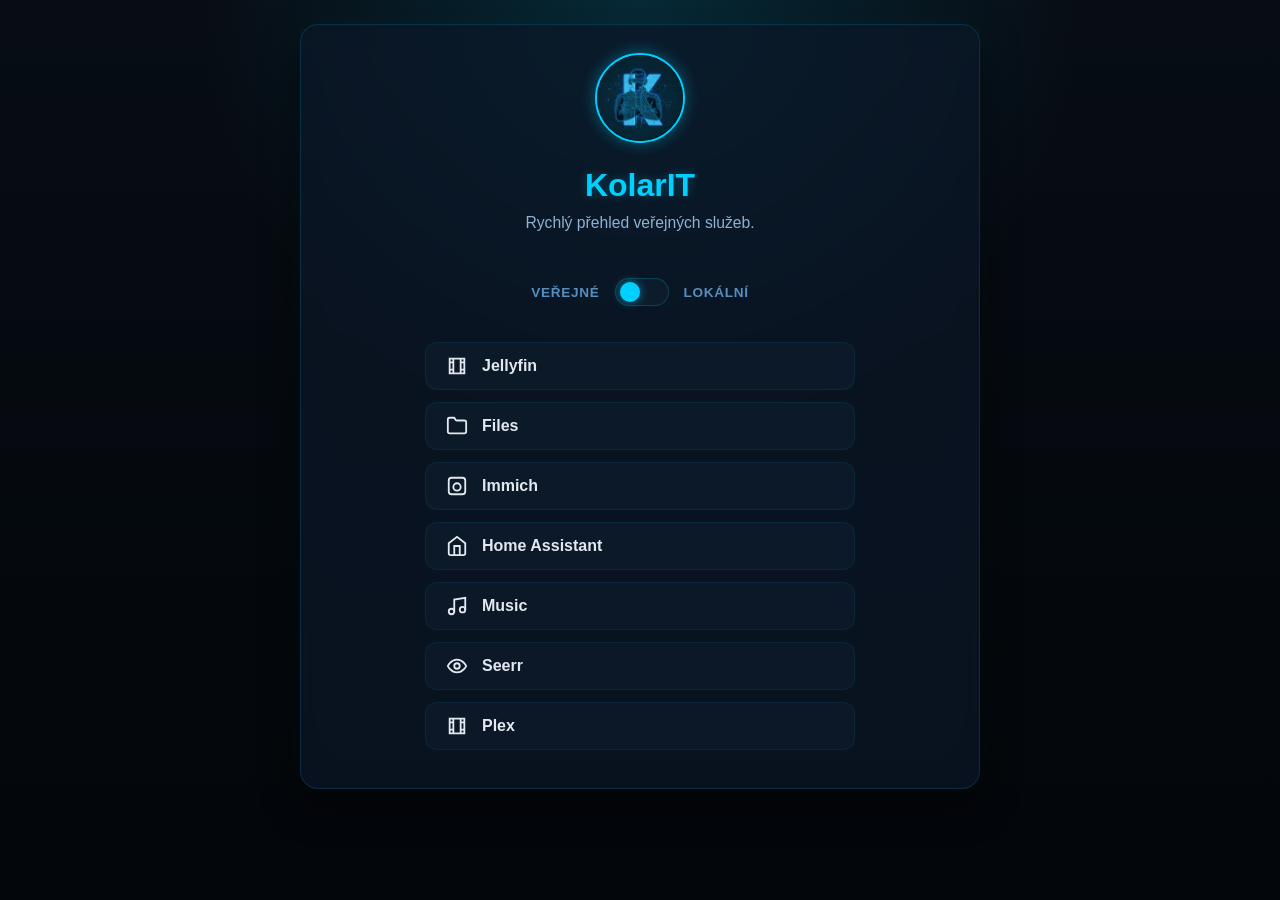
<file: working_files/index.html>
<!DOCTYPE html>
<html lang="cs">
<head>
    <meta charset="UTF-8">
    <meta name="viewport" content="width=device-width, initial-scale=1.0">
    <title>KolarIT Dashboard</title>
    <link rel="icon" type="image/jpeg" href="logo.png">
    <meta name="theme-color" content="#070d14">
    <link rel="stylesheet" href="style.css">
</head>
<body>
    <div class="container">
        <div class="dashboard">
            <div class="logo-container">
                <img src="logo.png" alt="KolarIT Logo" class="logo">
            </div>
            
            <div class="hero">
                <h1>KolarIT</h1>
                <p id="desc-text">Rychlý přehled veřejných služeb.</p>
                
                <div class="toggle-container">
                    <span class="toggle-label">Veřejné</span>
                    <label class="switch">
                        <input type="checkbox" id="serviceToggle">
                        <span class="slider"></span>
                    </label>
                    <span class="toggle-label">Lokální</span>
                </div>
            </div>

            <div id="public-services" class="services-wrapper active">
                <div class="inner-content">
                    <ul>
                        <li>
                            <a href="http://jellyfin.kolarit.online/" target="_blank" rel="noopener noreferrer">
                                <svg viewBox="0 0 24 24"><path d="M4 4h16v16H4zM8 4v16M16 4v16M4 8h4M4 16h4M16 8h4M16 16h4"/></svg>
                                Jellyfin
                            </a>
                        </li>
                        <li>
                            <a href="http://files.kolarit.online/" target="_blank" rel="noopener noreferrer">
                                <svg viewBox="0 0 24 24"><path d="M4 20h16a2 2 0 0 0 2-2V8a2 2 0 0 0-2-2h-7.93a2 2 0 0 1-1.66-.9l-.82-1.2A2 2 0 0 0 8.93 3H4a2 2 0 0 0-2 2v13c0 1.1.9 2 2 2Z"/></svg>
                                Files
                            </a>
                        </li>
                        <li>
                            <a href="https://immich.kolarit.online/" target="_blank" rel="noopener noreferrer">
                                <svg viewBox="0 0 24 24"><path d="M15 8h.01M3 6a3 3 0 0 1 3-3h12a3 3 0 0 1 3 3v12a3 3 0 0 1-3 3H6a3 3 0 0 1-3-3V6z"/><circle cx="12" cy="13" r="4"/></svg>
                                Immich
                            </a>
                        </li>
                        <li>
                            <a href="https://ha.kolarit.online/" target="_blank" rel="noopener noreferrer">
                                <svg viewBox="0 0 24 24"><path d="M3 9l9-7 9 7v11a2 2 0 0 1-2 2H5a2 2 0 0 1-2-2z"/><path d="M9 22V12h6v10"/></svg>
                                Home Assistant
                            </a>
                        </li>
                        <li>
                            <a href="https://music.kolarit.online/" target="_blank" rel="noopener noreferrer">
                                <svg viewBox="0 0 24 24"><path d="M9 18V5l12-2v13"/><circle cx="6" cy="18" r="3"/><circle cx="18" cy="16" r="3"/></svg>
                                Music
                            </a>
                        </li>
                        <li>
                            <a href="https://jellyseerr.kolarit.online/" target="_blank" rel="noopener noreferrer">
                                <svg viewBox="0 0 24 24"><path d="M2 12s3-7 10-7 10 7 10 7-3 7-10 7-10-7-10-7Z"/><circle cx="12" cy="12" r="3"/></svg>
                                Seerr
                            </a>
                        </li>
                        <li>
                            <a href="https://app.plex.tv/" target="_blank" rel="noopener noreferrer">
                                <svg viewBox="0 0 24 24"><path d="M4 4h16v16H4zM8 4v16M16 4v16M4 8h4M4 16h4M16 8h4M16 16h4"/></svg>
                                Plex
                            </a>
                        </li>
                    </ul>
                </div>
            </div>

            <div id="local-services" class="services-wrapper">
                <div class="inner-content">
                    <div class="section-block">
                        <h3>Servers</h3>
                        <ul>
                            <li><a href="http://192.168.0.18/" target="_blank" rel="noopener noreferrer"><svg viewBox="0 0 24 24"><rect x="2" y="4" width="20" height="8" rx="2"/><rect x="2" y="14" width="20" height="8" rx="2"/><path d="M6 8h.01M6 18h.01"/></svg> ZimaOS</a></li>
                            <li><a href="http://192.168.0.13/" target="_blank" rel="noopener noreferrer"><svg viewBox="0 0 24 24"><rect x="2" y="4" width="20" height="8" rx="2"/><rect x="2" y="14" width="20" height="8" rx="2"/><path d="M6 8h.01M6 18h.01"/></svg> CasaOS</a></li>
                            <li><a href="http://192.168.0.16/" target="_blank" rel="noopener noreferrer"><svg viewBox="0 0 24 24"><rect x="2" y="4" width="20" height="8" rx="2"/><rect x="2" y="14" width="20" height="8" rx="2"/><path d="M6 8h.01M6 18h.01"/></svg> TrueNAS</a></li>
                            <li><a href="http://192.168.0.13:9191/user" target="_blank" rel="noopener noreferrer"><svg viewBox="0 0 24 24"><path d="M6 9V2h12v7M6 18H4a2 2 0 0 1-2-2v-5a2 2 0 0 1 2-2h16a2 2 0 0 1 2 2v5a2 2 0 0 1-2 2h-2"/><rect x="6" y="14" width="12" height="8"/></svg> Tisk</a></li>
                        </ul>
                    </div>
                    <div class="section-block">
                        <h3>Local services</h3>
                        <ul>
                            <li><a href="http://192.168.0.18:8097" target="_blank" rel="noopener noreferrer"><svg viewBox="0 0 24 24"><path d="M4 4h16v16H4zM8 4v16M16 4v16M4 8h4M4 16h4M16 8h4M16 16h4"/></svg> Jellyfin</a></li>
                            <li><a href="http://192.168.0.18:10180" target="_blank" rel="noopener noreferrer"><svg viewBox="0 0 24 24"><path d="M4 20h16a2 2 0 0 0 2-2V8a2 2 0 0 0-2-2h-7.93a2 2 0 0 1-1.66-.9l-.82-1.2A2 2 0 0 0 8.93 3H4a2 2 0 0 0-2 2v13c0 1.1.9 2 2 2Z"/></svg> Files</a></li>
                            <li><a href="http://192.168.0.18:2283" target="_blank" rel="noopener noreferrer"><svg viewBox="0 0 24 24"><path d="M15 8h.01M3 6a3 3 0 0 1 3-3h12a3 3 0 0 1 3 3v12a3 3 0 0 1-3 3H6a3 3 0 0 1-3-3V6z"/><circle cx="12" cy="13" r="4"/></svg> Immich</a></li>
                            <li><a href="http://192.168.0.14:8123" target="_blank" rel="noopener noreferrer"><svg viewBox="0 0 24 24"><path d="M3 9l9-7 9 7v11a2 2 0 0 1-2 2H5a2 2 0 0 1-2-2z"/><path d="M9 22V12h6v10"/></svg> Home Assistant</a></li>
                            <li><a href="http://192.168.0.18:4533" target="_blank" rel="noopener noreferrer"><svg viewBox="0 0 24 24"><path d="M9 18V5l12-2v13"/><circle cx="6" cy="18" r="3"/><circle cx="18" cy="16" r="3"/></svg> Music</a></li>
                            <li><a href="http://192.168.0.18:5055" target="_blank" rel="noopener noreferrer"><svg viewBox="0 0 24 24"><path d="M2 12s3-7 10-7 10 7 10 7-3 7-10 7-10-7-10-7Z"/><circle cx="12" cy="12" r="3"/></svg> Seerr</a></li>
                            <li><a href="http://192.168.0.18:32400/" target="_blank" rel="noopener noreferrer"><svg viewBox="0 0 24 24"><path d="M4 4h16v16H4zM8 4v16M16 4v16M4 8h4M4 16h4M16 8h4M16 16h4"/></svg> Plex</a></li>
                        </ul>
                    </div>
                </div>
            </div>
        </div>
    </div>

    <script>
        const toggle = document.getElementById('serviceToggle');
        const publicDiv = document.getElementById('public-services');
        const localDiv = document.getElementById('local-services');
        const descText = document.getElementById('desc-text');

        toggle.addEventListener('change', () => {
            if (toggle.checked) {
                publicDiv.classList.remove('active');
                localDiv.classList.add('active');
                descText.textContent = 'Lokální adresy a správa zařízení v domácí síti.';
            } else {
                localDiv.classList.remove('active');
                publicDiv.classList.add('active');
                descText.textContent = 'Rychlý přehled veřejných služeb.';
            }
        });
    </script>
</body>
</html>
</file>
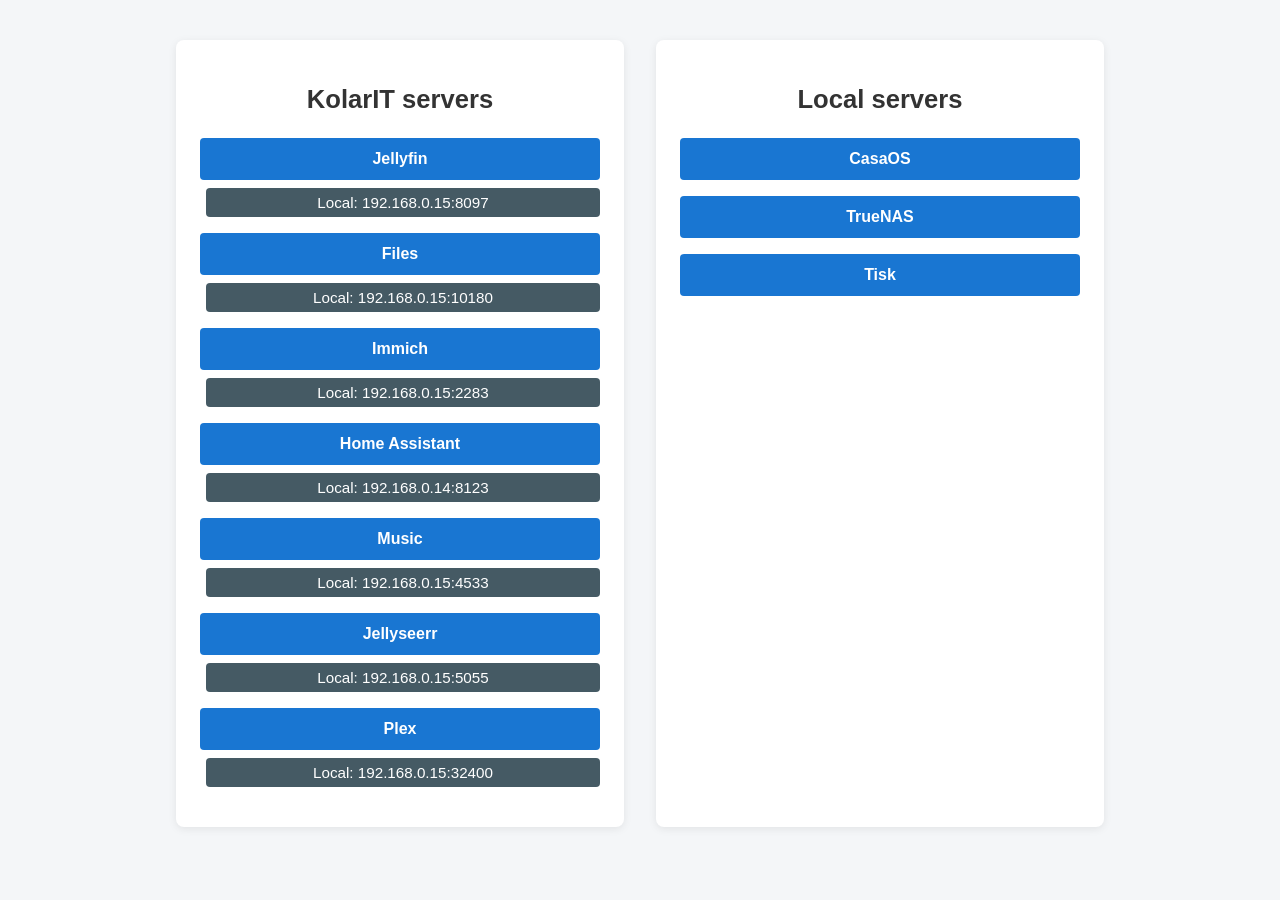
<file: dashboard_servers.html>
<!DOCTYPE html>
<html lang="en">
<head>
    <meta charset="UTF-8">
    <title>KolarIT servers</title>
    <style>
        body {
            font-family: Arial, sans-serif;
            background: #f4f6f8;
            margin: 0;
            padding: 0;
        }
        .container {
            display: flex;
            justify-content: center;
            margin-top: 40px;
            gap: 32px;
        }
        .dashboard {
            max-width: 400px;
            background: #fff;
            border-radius: 8px;
            box-shadow: 0 2px 8px rgba(0,0,0,0.08);
            padding: 24px;
            flex: 1;
        }
        h2 {
            text-align: center;
            margin-bottom: 24px;
            color: #333;
            font-weight: bold;
            font-size: 1.6em;
        }
        ul {
            list-style: none;
            padding: 0;
        }
        li {
            margin-bottom: 16px;
        }
        a {
            display: flex;
            align-items: center;
            gap: 10px;
            padding: 12px;
            background: #1976d2;
            color: #fff;
            text-decoration: none;
            border-radius: 4px;
            transition: background 0.2s;
            text-align: center;
            font-weight: bold;
            justify-content: center;
        }
        a:hover {
            background: #1565c0;
        }
        .local-links {
            margin-top: 8px;
            font-size: 0.95em;
        }
        .local-links a {
            background: #455a64;
            margin-left: 6px;
            font-weight: normal;
            padding: 6px 10px;
        }
        .local-links a:hover {
            background: #263238;
        }
    </style>
</head>
<body>
    <div class="container">
        <div class="dashboard">
            <h2>KolarIT servers</h2>
            <ul>
                <li>
                    <a href="http://jellyfin.kolarit.online/" target="_blank">
                        Jellyfin
                    </a>
                    <div class="local-links">
                        <a href="http://192.168.0.15:8097" target="_blank">Local: 192.168.0.15:8097</a>
                    </div>
                </li>
                <li>
                    <a href="http://files.kolarit.online/" target="_blank">
                        Files
                    </a>
                    <div class="local-links">
                        <a href="http://192.168.0.15:10180" target="_blank">Local: 192.168.0.15:10180</a>
                    </div>
                </li>
                <li>
                    <a href="https://immich.kolarit.online/" target="_blank">
                        Immich
                    </a>
                    <div class="local-links">
                        <a href="http://192.168.0.15:2283" target="_blank">Local: 192.168.0.15:2283</a>
                    </div>
                </li>
                <li>
                    <a href="https://ha.kolarit.online/" target="_blank">
                        Home Assistant
                    </a>
                    <div class="local-links">
                        <a href="http://192.168.0.14:8123" target="_blank">Local: 192.168.0.14:8123</a>
                    </div>
                </li>
                <li>
                    <a href="https://music.kolarit.online/" target="_blank">
                        Music
                    </a>
                    <div class="local-links">
                        <a href="http://192.168.0.15:4533" target="_blank">Local: 192.168.0.15:4533</a>
                    </div>
                </li>
                <li>
                    <a href="https://jellyseerr.kolarit.online/" target="_blank">
                        Jellyseerr
                    </a>
                    <div class="local-links">
                        <a href="http://192.168.0.15:5055" target="_blank">Local: 192.168.0.15:5055</a>
                    </div>
                </li>
                <li>
                    <a href="https://app.plex.tv/" target="_blank">
                        Plex
                    </a>
                    <div class="local-links">
                        <a href="http://192.168.0.15:32400/" target="_blank">Local: 192.168.0.15:32400</a>
                    </div>
                </li>
            </ul>
        </div>
        <div class="dashboard">
            <h2>Local servers</h2>
            <ul>
                <li>
                    <a href="http://192.168.0.15/" target="_blank">
                        CasaOS
                    </a>
                </li>
                <li>
                    <a href="http://192.168.0.16/" target="_blank">
                        TrueNAS
                    </a>
                </li>
                <li>
                    <a href="http://192.168.0.13:9191/user" target="_blank">
                        Tisk
                    </a>
                </li>
            </ul>
        </div>
    </div>
</body>
</html>
</file>
<file: working_files/style.css>
* {
    box-sizing: border-box;
}

body {
    font-family: Arial, sans-serif;
    background: radial-gradient(circle at top, rgba(0, 208, 255, 0.15), transparent 40%),
                linear-gradient(180deg, #070d14 0%, #03060a 100%);
    margin: 0;
    min-height: 100vh;
    padding: 24px 14px;
    color: #e2e8f0;
}

.container {
    display: flex;
    justify-content: center;
}

.dashboard {
    width: min(100%, 680px);
    background: rgba(12, 24, 40, 0.7);
    border: 1px solid rgba(0, 208, 255, 0.15);
    border-radius: 18px;
    box-shadow: 0 16px 36px rgba(0, 0, 0, 0.6), 0 0 20px rgba(0, 208, 255, 0.05);
    padding: 28px 22px;
    backdrop-filter: blur(12px);
    -webkit-backdrop-filter: blur(12px);
    /* Důležité pro plynulé roztažení celého panelu */
    transition: all 0.4s ease;
}

.logo-container {
    text-align: center;
    margin-bottom: 20px;
}

.logo {
    width: 90px;
    height: 90px;
    border-radius: 50%;
    border: 2px solid #00d0ff;
    box-shadow: 0 0 15px rgba(0, 208, 255, 0.4);
    object-fit: cover;
    /* Oprava zrnitosti/aliasingu */
    image-rendering: high-quality;
    transform: translateZ(0);
    will-change: transform;
}

.hero {
    text-align: center;
    margin-bottom: 26px;
}

.hero h1 {
    margin: 0 0 10px;
    color: #00d0ff;
    font-size: clamp(1.65rem, 2.5vw, 2.1rem);
    text-shadow: 0 0 10px rgba(0, 208, 255, 0.3);
}

.hero p {
    margin: 0 0 20px;
    color: #8db2d4;
    font-size: 0.98rem;
    min-height: 44px;
}

/* Toggle Switch */
.toggle-container {
    display: flex;
    align-items: center;
    justify-content: center;
    gap: 15px;
    margin-top: 10px;
}

.toggle-label {
    font-size: 0.85rem;
    font-weight: 600;
    color: #558ebf;
    text-transform: uppercase;
    letter-spacing: 0.05em;
}

.switch {
    position: relative;
    display: inline-block;
    width: 54px;
    height: 28px;
}

.switch input {
    opacity: 0;
    width: 0;
    height: 0;
}

.slider {
    position: absolute;
    cursor: pointer;
    top: 0;
    left: 0;
    right: 0;
    bottom: 0;
    background-color: rgba(15, 30, 48, 0.8);
    transition: .4s;
    border-radius: 34px;
    border: 1px solid rgba(0, 208, 255, 0.2);
}

.slider:before {
    position: absolute;
    content: "";
    height: 20px;
    width: 20px;
    left: 4px;
    bottom: 3px;
    background: #00d0ff;
    box-shadow: 0 0 10px rgba(0, 208, 255, 0.6);
    transition: .4s;
    border-radius: 50%;
}

input:checked + .slider {
    background-color: rgba(0, 80, 128, 0.4);
    border-color: rgba(0, 208, 255, 0.5);
}

input:checked + .slider:before {
    transform: translateX(24px);
}

/* Plynulá animace výšky a obsahu */
.services-wrapper {
    display: grid;
    grid-template-rows: 0fr;
    opacity: 0;
    visibility: hidden;
    transition: grid-template-rows 0.4s ease, opacity 0.4s ease, visibility 0.4s;
}

.services-wrapper.active {
    grid-template-rows: 1fr;
    opacity: 1;
    visibility: visible;
}

.inner-content {
    overflow: hidden;
    padding-top: 10px;
}

.section-block + .section-block {
    margin-top: 24px;
}

.section-block h3 {
    margin: 0 0 12px;
    font-size: 0.92rem;
    color: #558ebf;
    letter-spacing: 0.12em;
    text-transform: uppercase;
    text-align: center;
}

/* Seznamy a odkazy */
ul {
    list-style: none;
    padding: 0;
    margin: 0;
    display: flex;
    flex-direction: column;
    gap: 12px;
    width: min(100%, 430px);
    margin-inline: auto;
}

li > a {
    display: flex;
    align-items: center;
    gap: 14px;
    min-height: 48px;
    padding: 9px 20px;
    border-radius: 12px;
    background: rgba(15, 30, 48, 0.6);
    border: 1px solid rgba(0, 208, 255, 0.08);
    color: #e2e8f0;
    text-decoration: none;
    font-weight: 600;
    transition: all 0.2s ease;
}

li > a:hover {
    transform: translateY(-2px);
    background: rgba(20, 40, 65, 0.8);
    border-color: rgba(0, 208, 255, 0.4);
    box-shadow: 0 8px 20px rgba(0, 208, 255, 0.15);
    color: #00d0ff;
}

li > a svg {
    width: 22px;
    height: 22px;
    stroke: currentColor;
    fill: none;
    stroke-width: 2;
    flex-shrink: 0;
}

@media (max-width: 640px) {
    .dashboard { padding: 24px 18px; }
    ul { width: 100%; }
}
</file>
